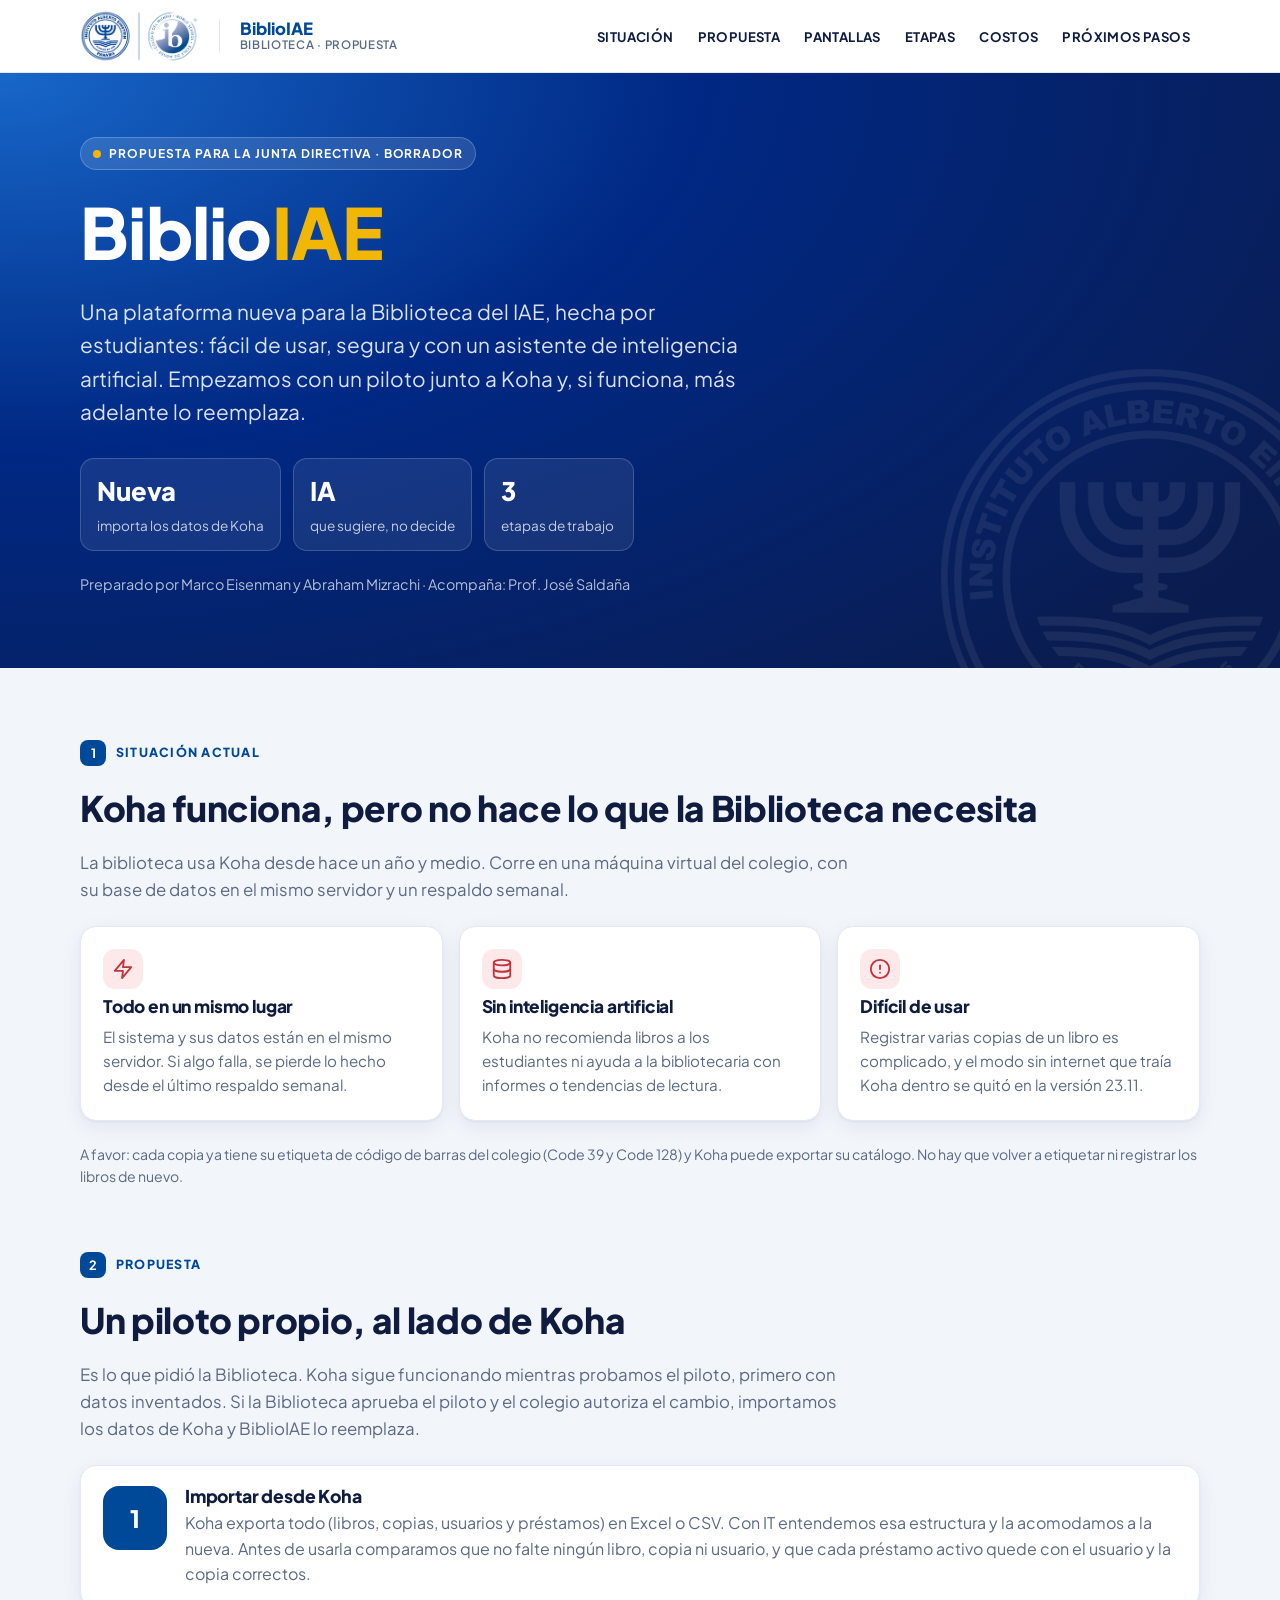
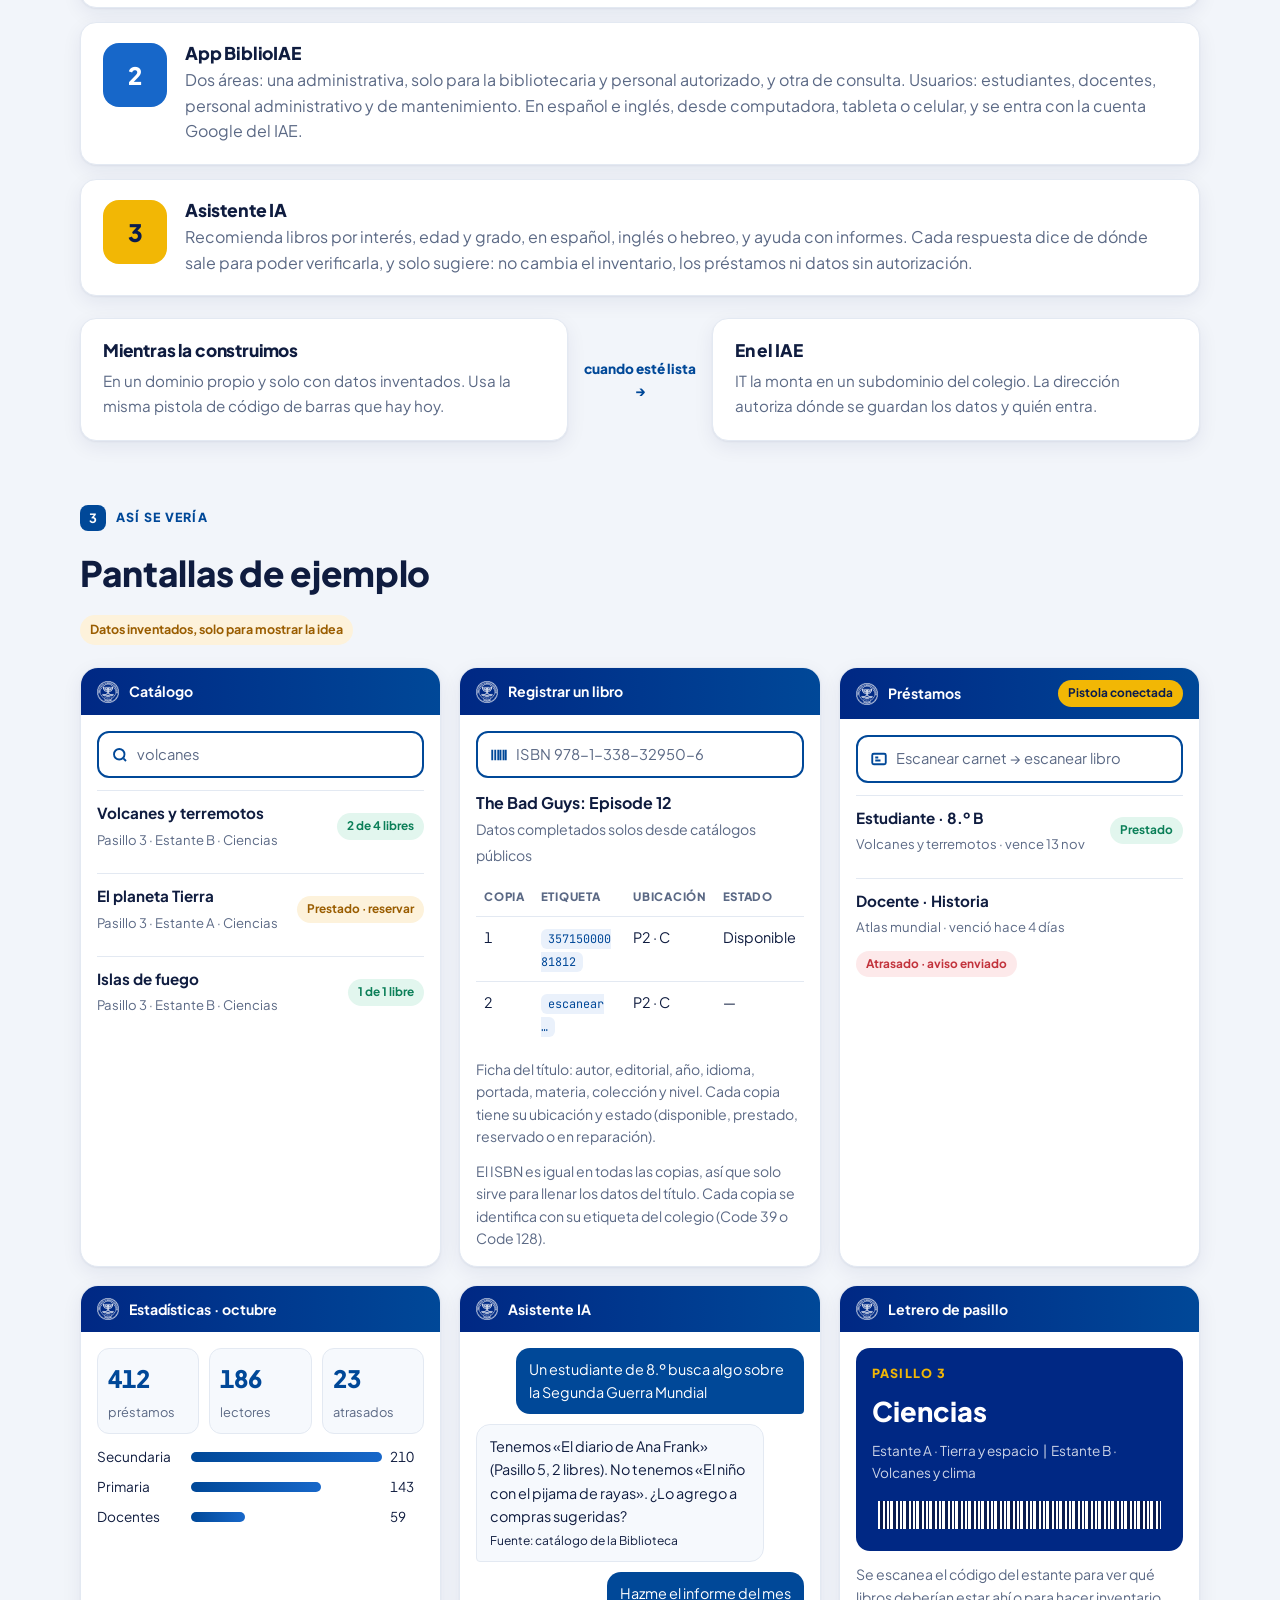
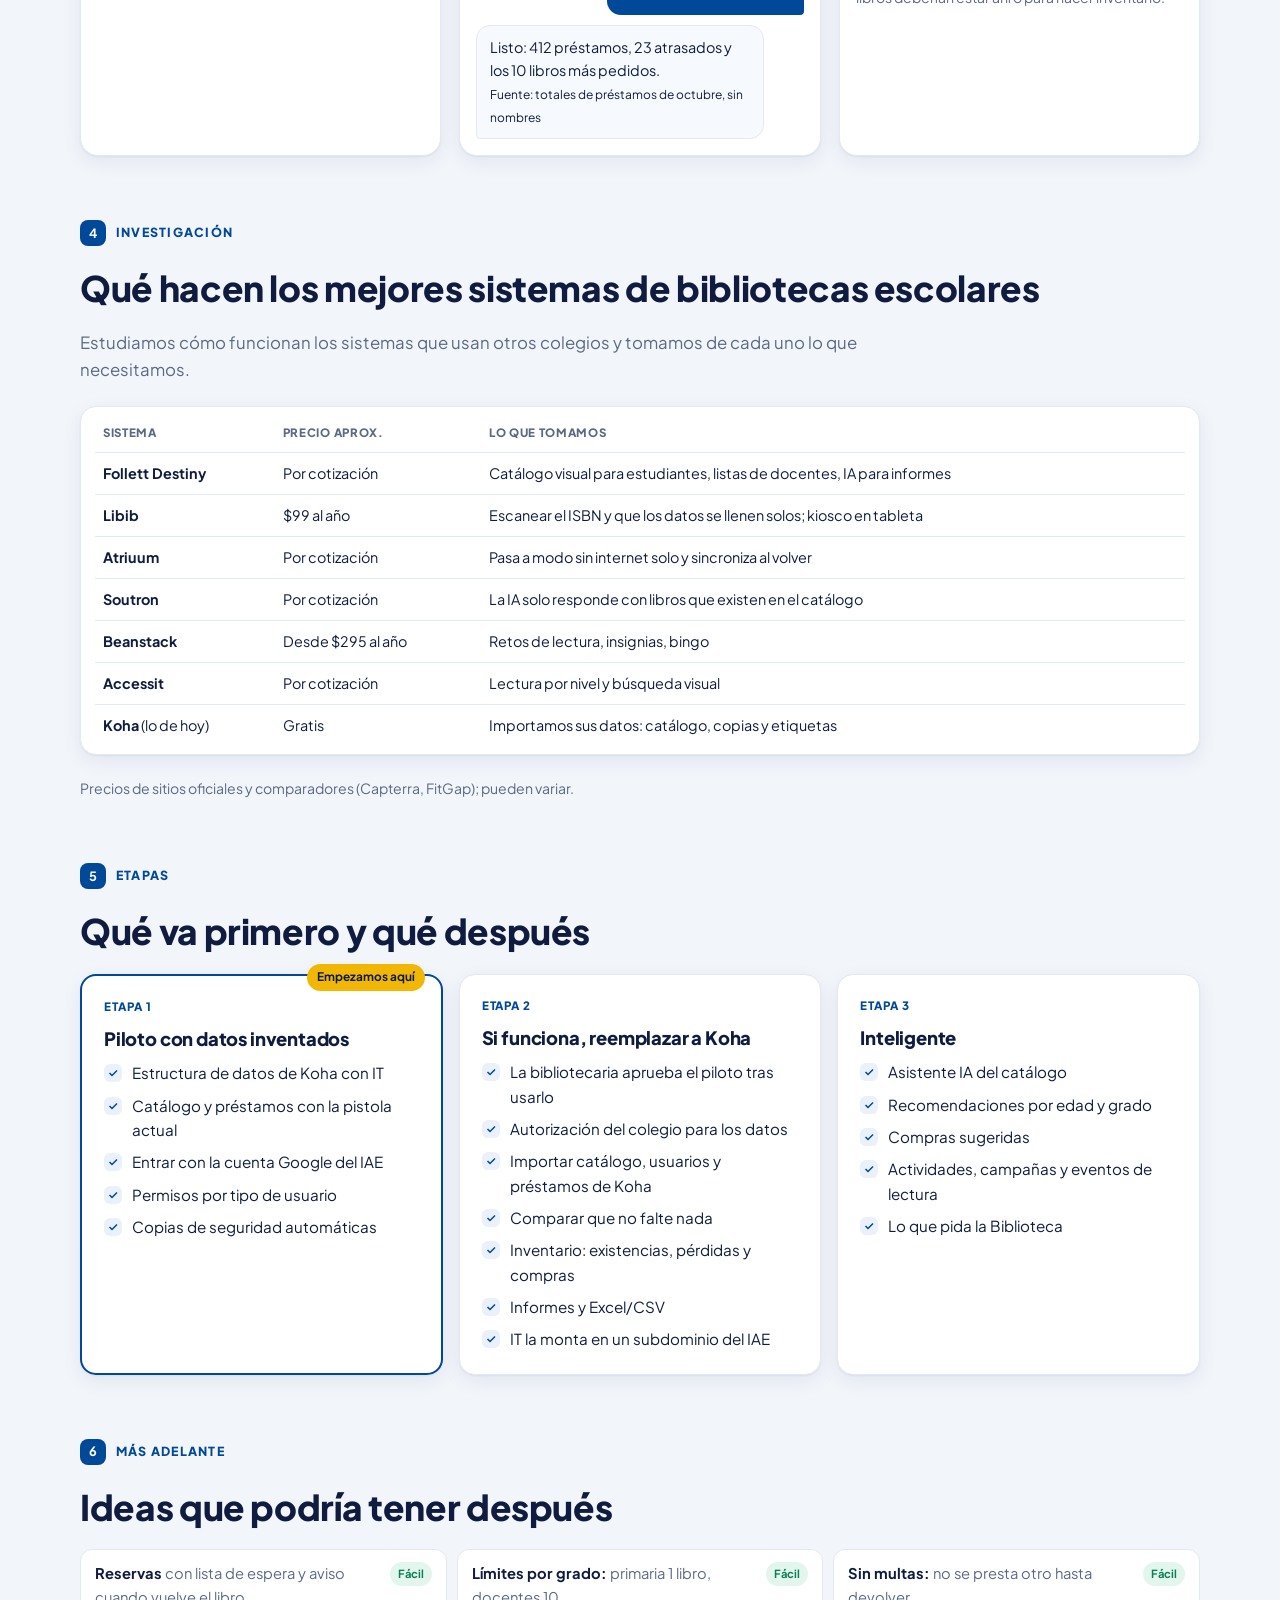
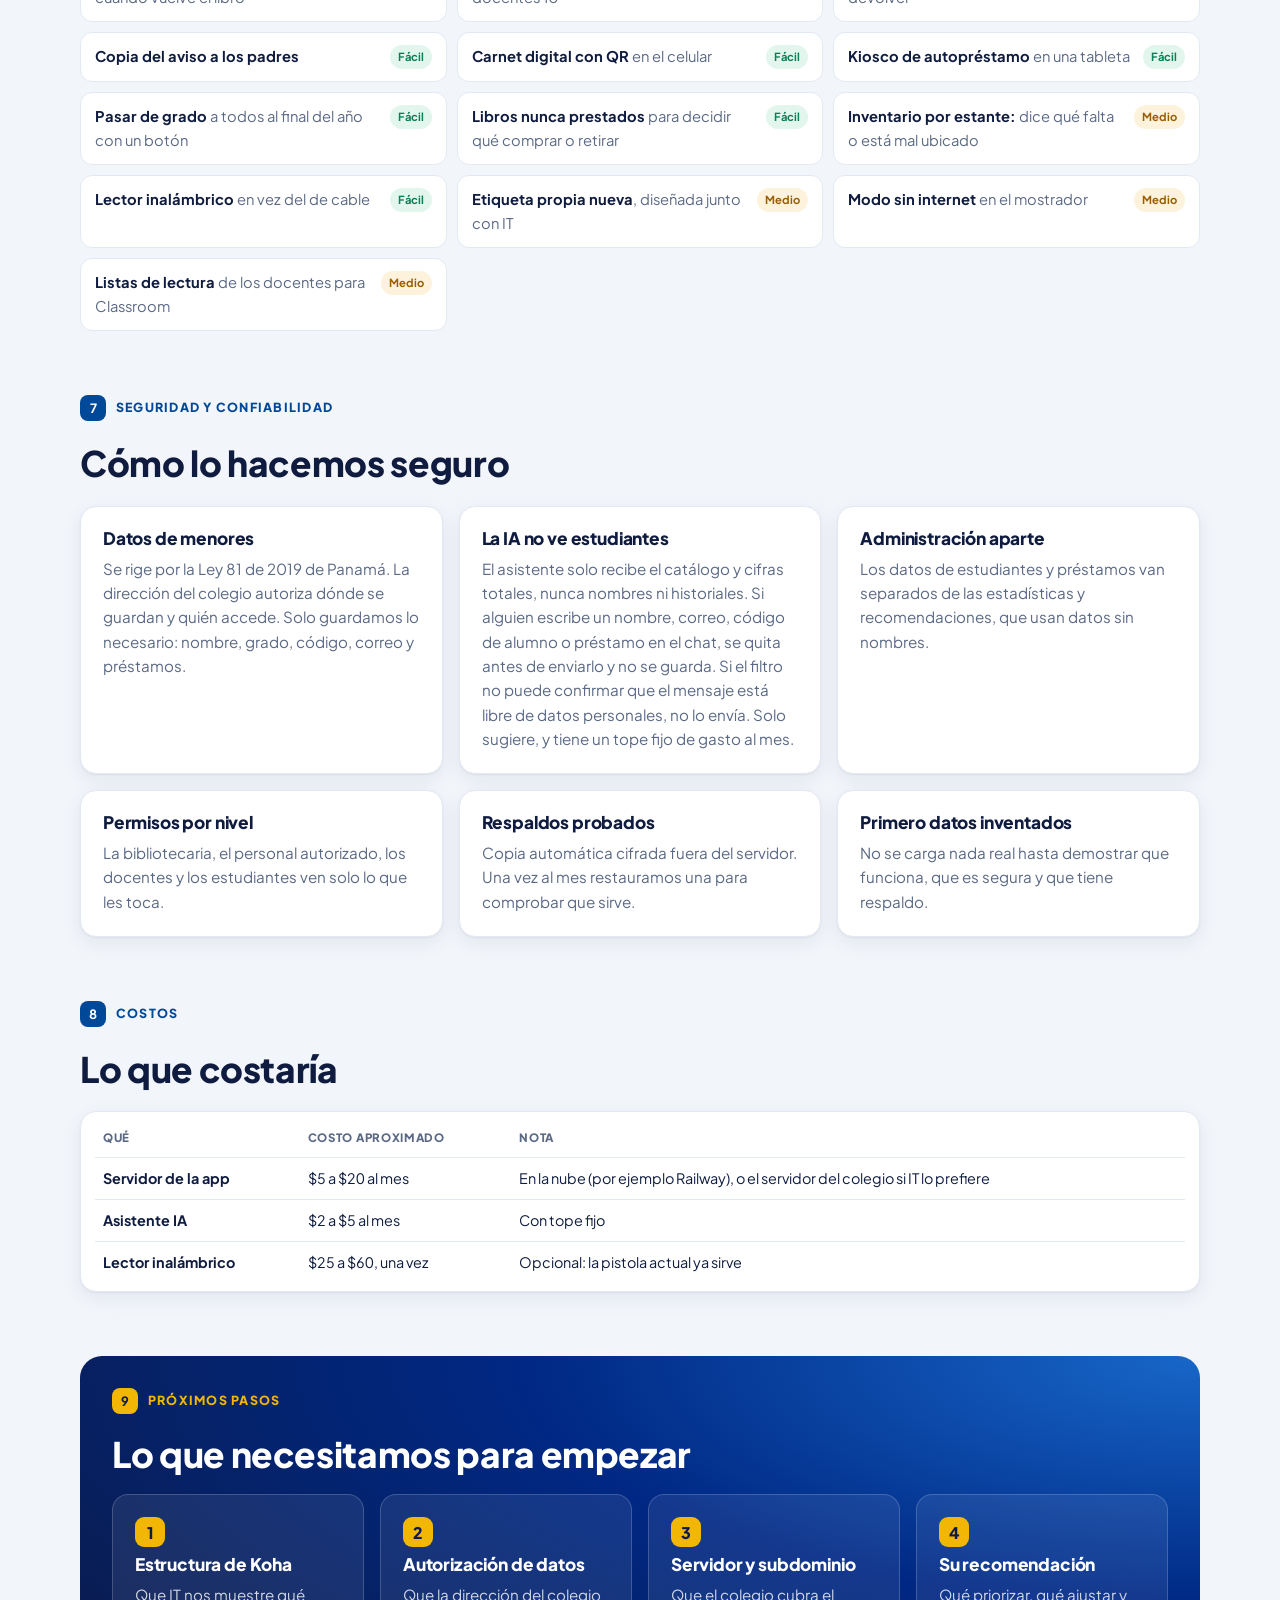
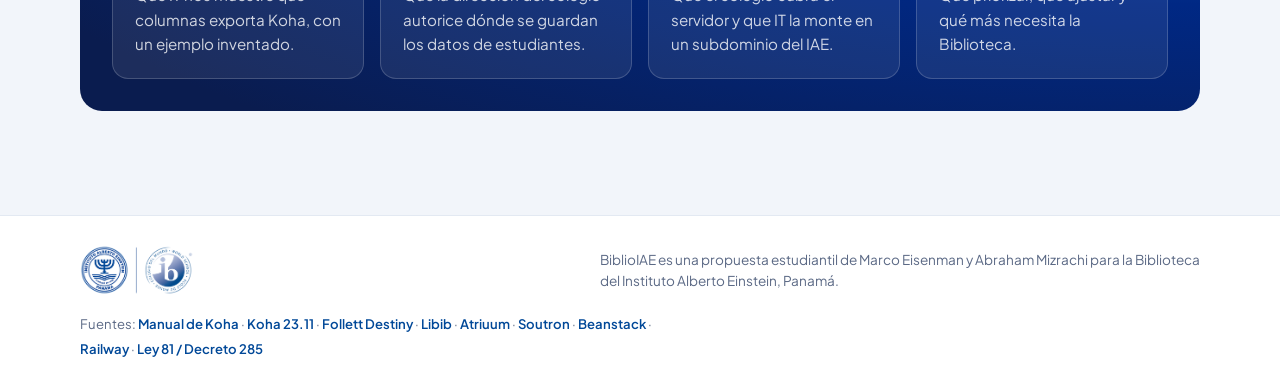
<file: boceto/index.html>
<!doctype html>
<html lang="es">
<head>
<meta charset="utf-8">
<meta name="viewport" content="width=device-width, initial-scale=1, viewport-fit=cover">
<title>BiblioIAE · Instituto Alberto Einstein</title>
<meta name="description" content="Propuesta para la Junta Directiva: nuevo sistema de la Biblioteca del Instituto Alberto Einstein.">
<link rel="icon" href="img/favicon.png">
<link rel="preconnect" href="https://fonts.googleapis.com">
<link rel="preconnect" href="https://fonts.gstatic.com" crossorigin>
<link rel="stylesheet" href="https://fonts.googleapis.com/css2?family=Plus+Jakarta+Sans:wght@400;500;600;700;800&family=JetBrains+Mono:wght@500&display=swap">
<link rel="stylesheet" href="estilo.css">
</head>
<body>

<header class="top gut">
  <div class="in-w">
    <img class="logo" src="img/logo-iae-ib.png" alt="Instituto Alberto Einstein · IB World School" width="525" height="239">
    <span class="sep"></span>
    <div class="name">BiblioIAE<small>Biblioteca · Propuesta</small></div>
    <nav aria-label="Secciones">
      <a href="#situacion">Situación</a>
      <a href="#propuesta">Propuesta</a>
      <a href="#pantallas">Pantallas</a>
      <a href="#etapas">Etapas</a>
      <a href="#costos">Costos</a>
      <a href="#pasos">Próximos pasos</a>
    </nav>
  </div>
</header>

<section class="hero gut">
  <div class="in-w">
    <span class="chip"><i></i>Propuesta para la Junta Directiva · Borrador</span>
    <h1>Biblio<span>IAE</span></h1>
    <p class="lead">Una plataforma nueva para la Biblioteca del IAE, hecha por estudiantes: fácil de usar, segura y con un asistente de inteligencia artificial. Empezamos con un piloto junto a Koha y, si funciona, más adelante lo reemplaza.</p>
    <div class="facts">
      <div class="fact"><b>Nueva</b><span>importa los datos de Koha</span></div>
      <div class="fact"><b>IA</b><span>que sugiere, no decide</span></div>
      <div class="fact"><b>3</b><span>etapas de trabajo</span></div>
    </div>
    <p class="byline">Preparado por Marco Eisenman y Abraham Mizrachi · Acompaña: Prof. José Saldaña</p>
  </div>
</section>

<main>

<section class="sec gut" id="situacion">
  <div class="in-w">
    <span class="kicker"><b>1</b>Situación actual</span>
    <h2>Koha funciona, pero no hace lo que la Biblioteca necesita</h2>
    <p class="sub">La biblioteca usa Koha desde hace un año y medio. Corre en una máquina virtual del colegio, con su base de datos en el mismo servidor y un respaldo semanal.</p>
    <div class="grid">
      <div class="card alert">
        <div class="ic"><svg viewBox="0 0 24 24" fill="none" stroke="currentColor" stroke-width="2" stroke-linecap="round" stroke-linejoin="round"><path d="M13 2 3 14h9l-1 8 10-12h-9l1-8z"/></svg></div>
        <h3>Todo en un mismo lugar</h3>
        <p>El sistema y sus datos están en el mismo servidor. Si algo falla, se pierde lo hecho desde el último respaldo semanal.</p>
      </div>
      <div class="card alert">
        <div class="ic"><svg viewBox="0 0 24 24" fill="none" stroke="currentColor" stroke-width="2" stroke-linecap="round" stroke-linejoin="round"><ellipse cx="12" cy="5" rx="9" ry="3"/><path d="M3 5v14c0 1.7 4 3 9 3s9-1.3 9-3V5"/><path d="M3 12c0 1.7 4 3 9 3s9-1.3 9-3"/></svg></div>
        <h3>Sin inteligencia artificial</h3>
        <p>Koha no recomienda libros a los estudiantes ni ayuda a la bibliotecaria con informes o tendencias de lectura.</p>
      </div>
      <div class="card alert">
        <div class="ic"><svg viewBox="0 0 24 24" fill="none" stroke="currentColor" stroke-width="2" stroke-linecap="round" stroke-linejoin="round"><circle cx="12" cy="12" r="10"/><path d="M12 8v4M12 16h.01"/></svg></div>
        <h3>Difícil de usar</h3>
        <p>Registrar varias copias de un libro es complicado, y el modo sin internet que traía Koha dentro se quitó en la versión 23.11.</p>
      </div>
    </div>
    <p class="note">A favor: cada copia ya tiene su etiqueta de código de barras del colegio (Code 39 y Code 128) y Koha puede exportar su catálogo. No hay que volver a etiquetar ni registrar los libros de nuevo.</p>
  </div>
</section>

<section class="sec gut" id="propuesta">
  <div class="in-w">
    <span class="kicker"><b>2</b>Propuesta</span>
    <h2>Un piloto propio, al lado de Koha</h2>
    <p class="sub">Es lo que pidió la Biblioteca. Koha sigue funcionando mientras probamos el piloto, primero con datos inventados. Si la Biblioteca aprueba el piloto y el colegio autoriza el cambio, importamos los datos de Koha y BiblioIAE lo reemplaza.</p>
    <div class="layers">
      <div class="layer"><div class="n">1</div><div><h3>Importar desde Koha</h3><p>Koha exporta todo (libros, copias, usuarios y préstamos) en Excel o CSV. Con IT entendemos esa estructura y la acomodamos a la nueva. Antes de usarla comparamos que no falte ningún libro, copia ni usuario, y que cada préstamo activo quede con el usuario y la copia correctos.</p></div></div>
      <div class="layer"><div class="n">2</div><div><h3>App BiblioIAE</h3><p>Dos áreas: una administrativa, solo para la bibliotecaria y personal autorizado, y otra de consulta. Usuarios: estudiantes, docentes, personal administrativo y de mantenimiento. En español e inglés, desde computadora, tableta o celular, y se entra con la cuenta Google del IAE.</p></div></div>
      <div class="layer"><div class="n">3</div><div><h3>Asistente IA</h3><p>Recomienda libros por interés, edad y grado, en español, inglés o hebreo, y ayuda con informes. Cada respuesta dice de dónde sale para poder verificarla, y solo sugiere: no cambia el inventario, los préstamos ni datos sin autorización.</p></div></div>
    </div>
    <div class="sync">
      <div class="card"><h3>Mientras la construimos</h3><p>En un dominio propio y solo con datos inventados. Usa la misma pistola de código de barras que hay hoy.</p></div>
      <div class="arrow">cuando esté lista<br>→</div>
      <div class="card"><h3>En el IAE</h3><p>IT la monta en un subdominio del colegio. La dirección autoriza dónde se guardan los datos y quién entra.</p></div>
    </div>
  </div>
</section>

<section class="sec gut" id="pantallas">
  <div class="in-w">
    <span class="kicker"><b>3</b>Así se vería</span>
    <h2>Pantallas de ejemplo</h2>
    <span class="ex">Datos inventados, solo para mostrar la idea</span>
    <div class="screens">

      <div class="app">
        <div class="app-bar"><img src="img/icono-blanco.png" alt="">Catálogo</div>
        <div class="app-in">
          <div class="search"><svg viewBox="0 0 24 24" fill="none" stroke="currentColor" stroke-width="2.5"><circle cx="11" cy="11" r="7"/><path d="m20 20-3.5-3.5"/></svg>volcanes</div>
          <div class="row"><div><b>Volcanes y terremotos</b><small>Pasillo 3 · Estante B · Ciencias</small></div><span class="pill">2 de 4 libres</span></div>
          <div class="row"><div><b>El planeta Tierra</b><small>Pasillo 3 · Estante A · Ciencias</small></div><span class="pill w">Prestado · reservar</span></div>
          <div class="row"><div><b>Islas de fuego</b><small>Pasillo 3 · Estante B · Ciencias</small></div><span class="pill">1 de 1 libre</span></div>
        </div>
      </div>

      <div class="app">
        <div class="app-bar"><img src="img/icono-blanco.png" alt="">Registrar un libro</div>
        <div class="app-in">
          <div class="search"><svg viewBox="0 0 24 24" fill="none" stroke="currentColor" stroke-width="2.5"><path d="M3 5v14M7 5v14M11 5v14M14 5v14M18 5v14M21 5v14"/></svg>ISBN 978-1-338-32950-6</div>
          <div><b>The Bad Guys: Episode 12</b><br><small class="note">Datos completados solos desde catálogos públicos</small></div>
          <div class="tw"><table>
            <tr><th>Copia</th><th>Etiqueta</th><th>Ubicación</th><th>Estado</th></tr>
            <tr><td>1</td><td><span class="code">35715000081812</span></td><td>P2 · C</td><td>Disponible</td></tr>
            <tr><td>2</td><td><span class="code">escanear…</span></td><td>P2 · C</td><td>—</td></tr>
          </table></div>
          <small class="note">Ficha del título: autor, editorial, año, idioma, portada, materia, colección y nivel. Cada copia tiene su ubicación y estado (disponible, prestado, reservado o en reparación).</small>
          <small class="note">El ISBN es igual en todas las copias, así que solo sirve para llenar los datos del título. Cada copia se identifica con su etiqueta del colegio (Code 39 o Code 128).</small>
        </div>
      </div>

      <div class="app">
        <div class="app-bar"><img src="img/icono-blanco.png" alt="">Préstamos<span class="st pill g">Pistola conectada</span></div>
        <div class="app-in">
          <div class="search"><svg viewBox="0 0 24 24" fill="none" stroke="currentColor" stroke-width="2.5"><rect x="3" y="5" width="18" height="14" rx="2"/><path d="M7 10h4M7 14h7"/></svg>Escanear carnet → escanear libro</div>
          <div class="row"><div><b>Estudiante · 8.º B</b><small>Volcanes y terremotos · vence 13 nov</small></div><span class="pill">Prestado</span></div>
          <div class="row"><div><b>Docente · Historia</b><small>Atlas mundial · venció hace 4 días</small></div><span class="pill b">Atrasado · aviso enviado</span></div>
        </div>
      </div>

      <div class="app">
        <div class="app-bar"><img src="img/icono-blanco.png" alt="">Estadísticas · octubre</div>
        <div class="app-in">
          <div class="stats">
            <div class="stat"><b>412</b><small>préstamos</small></div>
            <div class="stat"><b>186</b><small>lectores</small></div>
            <div class="stat"><b>23</b><small>atrasados</small></div>
          </div>
          <div class="bars">
            <div>Secundaria<span style="width:100%"></span>210</div>
            <div>Primaria<span style="width:68%"></span>143</div>
            <div>Docentes<span style="width:28%"></span>59</div>
          </div>
        </div>
      </div>

      <div class="app">
        <div class="app-bar"><img src="img/icono-blanco.png" alt="">Asistente IA</div>
        <div class="app-in chat">
          <div class="msg u">Un estudiante de 8.º busca algo sobre la Segunda Guerra Mundial</div>
          <div class="msg a">Tenemos «El diario de Ana Frank» (Pasillo 5, 2 libres). No tenemos «El niño con el pijama de rayas». ¿Lo agrego a compras sugeridas?<br><small>Fuente: catálogo de la Biblioteca</small></div>
          <div class="msg u">Hazme el informe del mes</div>
          <div class="msg a">Listo: 412 préstamos, 23 atrasados y los 10 libros más pedidos.<br><small>Fuente: totales de préstamos de octubre, sin nombres</small></div>
        </div>
      </div>

      <div class="app">
        <div class="app-bar"><img src="img/icono-blanco.png" alt="">Letrero de pasillo</div>
        <div class="app-in">
          <div class="sign">
            <span class="p">Pasillo 3</span>
            <span class="big">Ciencias</span>
            <span class="d">Estante A · Tierra y espacio &nbsp;|&nbsp; Estante B · Volcanes y clima</span>
            <div class="barcode"></div>
          </div>
          <small class="note">Se escanea el código del estante para ver qué libros deberían estar ahí o para hacer inventario.</small>
        </div>
      </div>

    </div>
  </div>
</section>

<section class="sec gut" id="referentes">
  <div class="in-w">
    <span class="kicker"><b>4</b>Investigación</span>
    <h2>Qué hacen los mejores sistemas de bibliotecas escolares</h2>
    <p class="sub">Estudiamos cómo funcionan los sistemas que usan otros colegios y tomamos de cada uno lo que necesitamos.</p>
    <div class="table-card tw"><table>
      <tr><th>Sistema</th><th>Precio aprox.</th><th>Lo que tomamos</th></tr>
      <tr><td><b>Follett Destiny</b></td><td>Por cotización</td><td>Catálogo visual para estudiantes, listas de docentes, IA para informes</td></tr>
      <tr><td><b>Libib</b></td><td>$99 al año</td><td>Escanear el ISBN y que los datos se llenen solos; kiosco en tableta</td></tr>
      <tr><td><b>Atriuum</b></td><td>Por cotización</td><td>Pasa a modo sin internet solo y sincroniza al volver</td></tr>
      <tr><td><b>Soutron</b></td><td>Por cotización</td><td>La IA solo responde con libros que existen en el catálogo</td></tr>
      <tr><td><b>Beanstack</b></td><td>Desde $295 al año</td><td>Retos de lectura, insignias, bingo</td></tr>
      <tr><td><b>Accessit</b></td><td>Por cotización</td><td>Lectura por nivel y búsqueda visual</td></tr>
      <tr><td><b>Koha</b> (lo de hoy)</td><td>Gratis</td><td>Importamos sus datos: catálogo, copias y etiquetas</td></tr>
    </table></div>
    <p class="note">Precios de sitios oficiales y comparadores (Capterra, FitGap); pueden variar.</p>
  </div>
</section>

<section class="sec gut" id="etapas">
  <div class="in-w">
    <span class="kicker"><b>5</b>Etapas</span>
    <h2>Qué va primero y qué después</h2>
    <div class="phases">
      <div class="phase now"><span class="pill g now-b">Empezamos aquí</span><span class="tag">Etapa 1</span><h3>Piloto con datos inventados</h3><ul><li>Estructura de datos de Koha con IT</li><li>Catálogo y préstamos con la pistola actual</li><li>Entrar con la cuenta Google del IAE</li><li>Permisos por tipo de usuario</li><li>Copias de seguridad automáticas</li></ul></div>
      <div class="phase"><span class="tag">Etapa 2</span><h3>Si funciona, reemplazar a Koha</h3><ul><li>La bibliotecaria aprueba el piloto tras usarlo</li><li>Autorización del colegio para los datos</li><li>Importar catálogo, usuarios y préstamos de Koha</li><li>Comparar que no falte nada</li><li>Inventario: existencias, pérdidas y compras</li><li>Informes y Excel/CSV</li><li>IT la monta en un subdominio del IAE</li></ul></div>
      <div class="phase"><span class="tag">Etapa 3</span><h3>Inteligente</h3><ul><li>Asistente IA del catálogo</li><li>Recomendaciones por edad y grado</li><li>Compras sugeridas</li><li>Actividades, campañas y eventos de lectura</li><li>Lo que pida la Biblioteca</li></ul></div>
    </div>
  </div>
</section>

<section class="sec gut" id="ideas">
  <div class="in-w">
    <span class="kicker"><b>6</b>Más adelante</span>
    <h2>Ideas que podría tener después</h2>
    <div class="ideas">
      <div class="idea"><p><b>Reservas</b> con lista de espera y aviso cuando vuelve el libro</p><span class="lvl">Fácil</span></div>
      <div class="idea"><p><b>Límites por grado:</b> primaria 1 libro, docentes 10</p><span class="lvl">Fácil</span></div>
      <div class="idea"><p><b>Sin multas:</b> no se presta otro hasta devolver</p><span class="lvl">Fácil</span></div>
      <div class="idea"><p><b>Copia del aviso a los padres</b></p><span class="lvl">Fácil</span></div>
      <div class="idea"><p><b>Carnet digital con QR</b> en el celular</p><span class="lvl">Fácil</span></div>
      <div class="idea"><p><b>Kiosco de autopréstamo</b> en una tableta</p><span class="lvl">Fácil</span></div>
      <div class="idea"><p><b>Pasar de grado</b> a todos al final del año con un botón</p><span class="lvl">Fácil</span></div>
      <div class="idea"><p><b>Libros nunca prestados</b> para decidir qué comprar o retirar</p><span class="lvl">Fácil</span></div>
      <div class="idea"><p><b>Inventario por estante:</b> dice qué falta o está mal ubicado</p><span class="lvl m">Medio</span></div>
      <div class="idea"><p><b>Lector inalámbrico</b> en vez del de cable</p><span class="lvl">Fácil</span></div>
      <div class="idea"><p><b>Etiqueta propia nueva</b>, diseñada junto con IT</p><span class="lvl m">Medio</span></div>
      <div class="idea"><p><b>Modo sin internet</b> en el mostrador</p><span class="lvl m">Medio</span></div>
      <div class="idea"><p><b>Listas de lectura</b> de los docentes para Classroom</p><span class="lvl m">Medio</span></div>
    </div>
  </div>
</section>

<section class="sec gut" id="seguridad">
  <div class="in-w">
    <span class="kicker"><b>7</b>Seguridad y confiabilidad</span>
    <h2>Cómo lo hacemos seguro</h2>
    <div class="grid g3">
      <div class="card"><h3>Datos de menores</h3><p>Se rige por la Ley 81 de 2019 de Panamá. La dirección del colegio autoriza dónde se guardan y quién accede. Solo guardamos lo necesario: nombre, grado, código, correo y préstamos.</p></div>
      <div class="card"><h3>La IA no ve estudiantes</h3><p>El asistente solo recibe el catálogo y cifras totales, nunca nombres ni historiales. Si alguien escribe un nombre, correo, código de alumno o préstamo en el chat, se quita antes de enviarlo y no se guarda. Si el filtro no puede confirmar que el mensaje está libre de datos personales, no lo envía. Solo sugiere, y tiene un tope fijo de gasto al mes.</p></div>
      <div class="card"><h3>Administración aparte</h3><p>Los datos de estudiantes y préstamos van separados de las estadísticas y recomendaciones, que usan datos sin nombres.</p></div>
      <div class="card"><h3>Permisos por nivel</h3><p>La bibliotecaria, el personal autorizado, los docentes y los estudiantes ven solo lo que les toca.</p></div>
      <div class="card"><h3>Respaldos probados</h3><p>Copia automática cifrada fuera del servidor. Una vez al mes restauramos una para comprobar que sirve.</p></div>
      <div class="card"><h3>Primero datos inventados</h3><p>No se carga nada real hasta demostrar que funciona, que es segura y que tiene respaldo.</p></div>
    </div>
  </div>
</section>

<section class="sec gut" id="costos">
  <div class="in-w">
    <span class="kicker"><b>8</b>Costos</span>
    <h2>Lo que costaría</h2>
    <div class="table-card tw"><table>
      <tr><th>Qué</th><th>Costo aproximado</th><th>Nota</th></tr>
      <tr><td><b>Servidor de la app</b></td><td>$5 a $20 al mes</td><td>En la nube (por ejemplo Railway), o el servidor del colegio si IT lo prefiere</td></tr>
      <tr><td><b>Asistente IA</b></td><td>$2 a $5 al mes</td><td>Con tope fijo</td></tr>
      <tr><td><b>Lector inalámbrico</b></td><td>$25 a $60, una vez</td><td>Opcional: la pistola actual ya sirve</td></tr>
    </table></div>
  </div>
</section>

<section class="sec gut" id="pasos">
  <div class="in-w">
    <div class="cta">
      <span class="kicker" style="color:var(--gold)"><b style="background:var(--gold);color:var(--navy-deep)">9</b>Próximos pasos</span>
      <h2>Lo que necesitamos para empezar</h2>
      <div class="grid g4">
        <div class="card"><span class="num">1</span><h3>Estructura de Koha</h3><p>Que IT nos muestre qué columnas exporta Koha, con un ejemplo inventado.</p></div>
        <div class="card"><span class="num">2</span><h3>Autorización de datos</h3><p>Que la dirección del colegio autorice dónde se guardan los datos de estudiantes.</p></div>
        <div class="card"><span class="num">3</span><h3>Servidor y subdominio</h3><p>Que el colegio cubra el servidor y que IT la monte en un subdominio del IAE.</p></div>
        <div class="card"><span class="num">4</span><h3>Su recomendación</h3><p>Qué priorizar, qué ajustar y qué más necesita la Biblioteca.</p></div>
      </div>
    </div>
  </div>
</section>

</main>

<footer class="gut">
  <div class="in-w">
    <img class="logo" src="img/logo-iae-ib.png" alt="Instituto Alberto Einstein · IB World School" width="525" height="239" loading="lazy">
    <p>BiblioIAE es una propuesta estudiantil de Marco Eisenman y Abraham Mizrachi para la Biblioteca del Instituto Alberto Einstein, Panamá.</p>
  </div>
  <div class="in-w" style="margin-top:16px">
    <p class="src">Fuentes:
      <a href="https://koha-community.org/manual/latest/en/html/">Manual de Koha</a> ·
      <a href="https://koha-community.org/koha-23-11-released/">Koha 23.11</a> ·
      <a href="https://follettsoftware.com/ai-for-k-12-library-resource-operations/">Follett Destiny</a> ·
      <a href="https://www.libib.com/pricing">Libib</a> ·
      <a href="https://booksys.com/products/atriuum">Atriuum</a> ·
      <a href="https://www.soutron.com/blog/general/artificial-intelligence-ai-added-to-soutron-discovery-v9-0/">Soutron</a> ·
      <a href="https://beanstack.com/plans">Beanstack</a> ·
      <a href="https://railway.com/pricing">Railway</a> ·
      <a href="https://vlex.com.pa/vid/decreto-ejecutivo-285-2021-1049776104">Ley 81 / Decreto 285</a>
    </p>
  </div>
</footer>

<script>
// Espacio / flecha abajo / AvPág: siguiente sección. Shift+Espacio / flecha arriba / RePág: anterior.
(function(){
  var secs=[].slice.call(document.querySelectorAll('main > section, body > section'));
  if(!secs.length) secs=[].slice.call(document.querySelectorAll('section'));
  var goal=null,last=0;
  function top(){var h=document.querySelector('.top');return h?h.offsetHeight:0}
  document.addEventListener('keydown',function(e){
    var t=e.target.tagName;
    if(/INPUT|TEXTAREA|SELECT|BUTTON/.test(t)||e.target.isContentEditable||e.metaKey||e.ctrlKey||e.altKey) return;
    var next=(e.key===' '&&!e.shiftKey)||e.key==='ArrowDown'||e.key==='PageDown';
    var prev=(e.key===' '&&e.shiftKey)||e.key==='ArrowUp'||e.key==='PageUp';
    if(!next&&!prev) return;
    var off=top(), y=(Date.now()-last<900&&goal!==null?goal:window.scrollY)+off, target=null;
    if(next){for(var i=0;i<secs.length;i++){if(secs[i].offsetTop>y+5){target=secs[i];break}}}
    else{for(var j=secs.length-1;j>=0;j--){if(secs[j].offsetTop<y-5){target=secs[j];break}}}
    e.preventDefault();
    var cur=y-off, step=(window.innerHeight-off)*0.9;
    goal=target?Math.max(0,target.offsetTop-off):(next?document.body.scrollHeight-window.innerHeight:0);
    // Sección más alta que la pantalla: baja (o sube) de a una pantalla para no saltarse nada.
    if(Math.abs(goal-cur)>step) goal=cur+(next?step:-step);
    last=Date.now();
    window.scrollTo({top:goal});
  });
})();
</script>
</body>
</html>
</file>
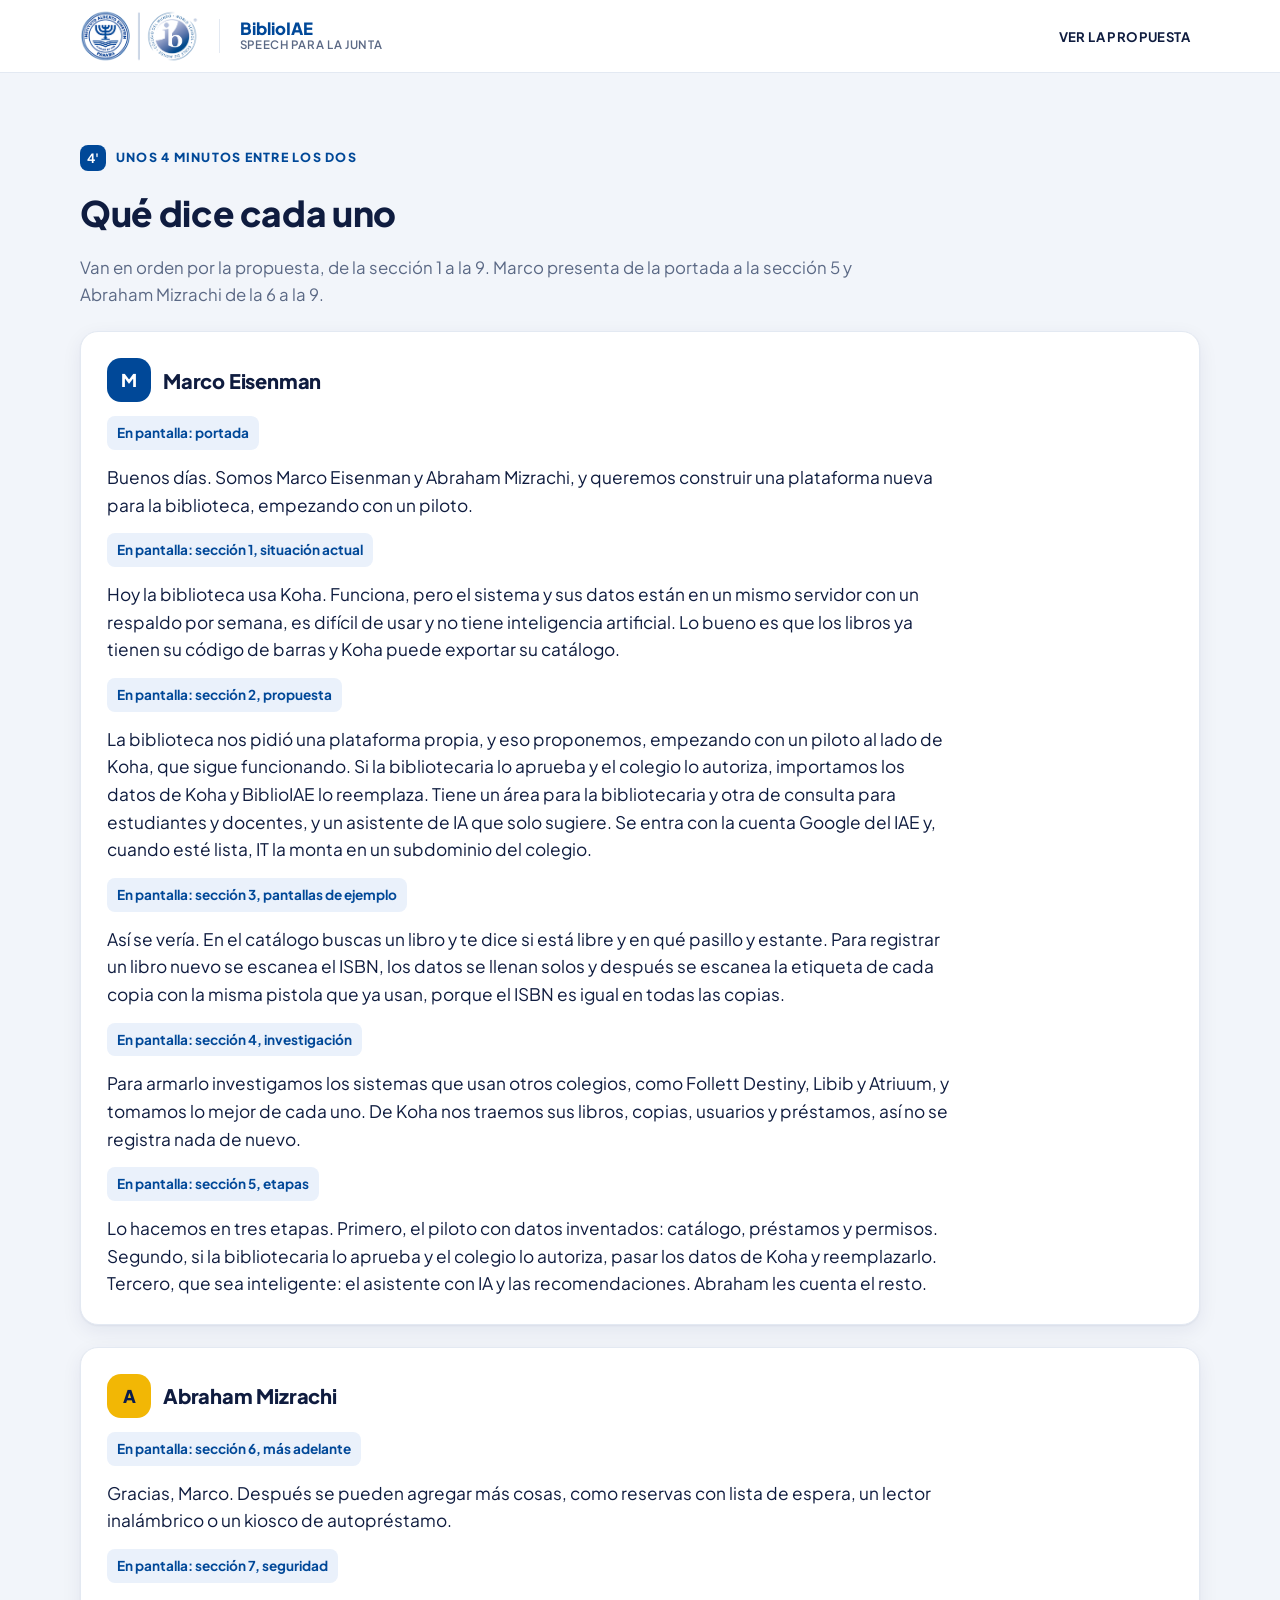
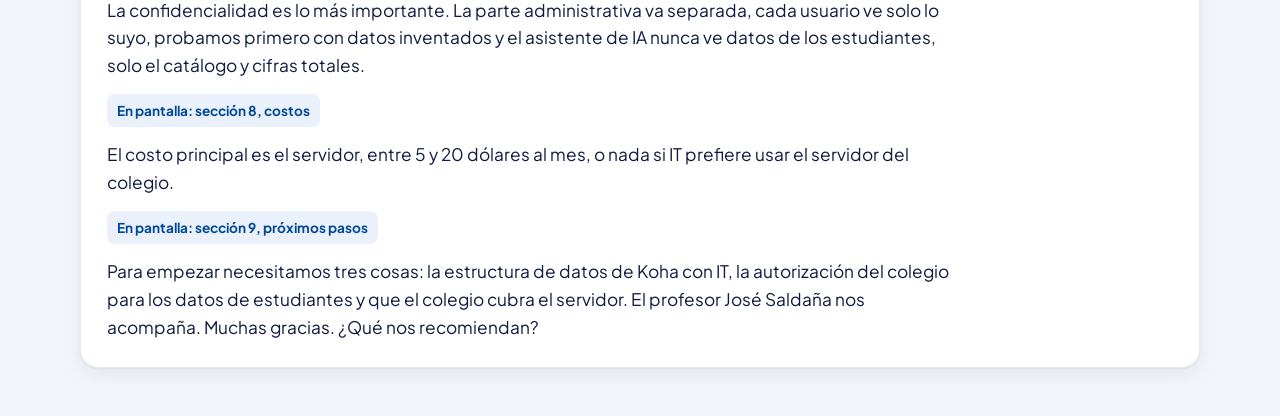
<file: boceto/speech.html>
<!doctype html>
<html lang="es">
<head>
<meta charset="utf-8">
<meta name="viewport" content="width=device-width, initial-scale=1, viewport-fit=cover">
<title>Speech · BiblioIAE</title>
<meta name="robots" content="noindex">
<link rel="icon" href="img/favicon.png">
<link rel="stylesheet" href="https://fonts.googleapis.com/css2?family=Plus+Jakarta+Sans:wght@400;500;600;700;800&family=JetBrains+Mono:wght@500&display=swap">
<link rel="stylesheet" href="estilo.css">
</head>
<body>

<header class="top gut">
  <div class="in-w">
    <img class="logo" src="img/logo-iae-ib.png" alt="Instituto Alberto Einstein · IB World School" width="525" height="239">
    <span class="sep"></span>
    <div class="name">BiblioIAE<small>Speech para la junta</small></div>
    <nav aria-label="Volver"><a href="./">Ver la propuesta</a></nav>
  </div>
</header>

<main>
<section class="sec gut">
  <div class="in-w">
    <span class="kicker"><b>4'</b>Unos 4 minutos entre los dos</span>
    <h2>Qué dice cada uno</h2>
    <p class="sub">Van en orden por la propuesta, de la sección 1 a la 9. Marco presenta de la portada a la sección 5 y Abraham Mizrachi de la 6 a la 9.</p>

    <div class="speech">
      <div class="who"><span class="av">M</span><h3>Marco Eisenman</h3></div>
      <span class="cue">En pantalla: portada</span>
      <p>Buenos días. Somos Marco Eisenman y Abraham Mizrachi, y queremos construir una plataforma nueva para la biblioteca, empezando con un piloto.</p>
      <span class="cue">En pantalla: sección 1, situación actual</span>
      <p>Hoy la biblioteca usa Koha. Funciona, pero el sistema y sus datos están en un mismo servidor con un respaldo por semana, es difícil de usar y no tiene inteligencia artificial. Lo bueno es que los libros ya tienen su código de barras y Koha puede exportar su catálogo.</p>
      <span class="cue">En pantalla: sección 2, propuesta</span>
      <p>La biblioteca nos pidió una plataforma propia, y eso proponemos, empezando con un piloto al lado de Koha, que sigue funcionando. Si la bibliotecaria lo aprueba y el colegio lo autoriza, importamos los datos de Koha y BiblioIAE lo reemplaza. Tiene un área para la bibliotecaria y otra de consulta para estudiantes y docentes, y un asistente de IA que solo sugiere. Se entra con la cuenta Google del IAE y, cuando esté lista, IT la monta en un subdominio del colegio.</p>
      <span class="cue">En pantalla: sección 3, pantallas de ejemplo</span>
      <p>Así se vería. En el catálogo buscas un libro y te dice si está libre y en qué pasillo y estante. Para registrar un libro nuevo se escanea el ISBN, los datos se llenan solos y después se escanea la etiqueta de cada copia con la misma pistola que ya usan, porque el ISBN es igual en todas las copias.</p>
      <span class="cue">En pantalla: sección 4, investigación</span>
      <p>Para armarlo investigamos los sistemas que usan otros colegios, como Follett Destiny, Libib y Atriuum, y tomamos lo mejor de cada uno. De Koha nos traemos sus libros, copias, usuarios y préstamos, así no se registra nada de nuevo.</p>
      <span class="cue">En pantalla: sección 5, etapas</span>
      <p>Lo hacemos en tres etapas. Primero, el piloto con datos inventados: catálogo, préstamos y permisos. Segundo, si la bibliotecaria lo aprueba y el colegio lo autoriza, pasar los datos de Koha y reemplazarlo. Tercero, que sea inteligente: el asistente con IA y las recomendaciones. Abraham les cuenta el resto.</p>
    </div>

    <div class="speech">
      <div class="who"><span class="av">A</span><h3>Abraham Mizrachi</h3></div>
      <span class="cue">En pantalla: sección 6, más adelante</span>
      <p>Gracias, Marco. Después se pueden agregar más cosas, como reservas con lista de espera, un lector inalámbrico o un kiosco de autopréstamo.</p>
      <span class="cue">En pantalla: sección 7, seguridad</span>
      <p>La confidencialidad es lo más importante. La parte administrativa va separada, cada usuario ve solo lo suyo, probamos primero con datos inventados y el asistente de IA nunca ve datos de los estudiantes, solo el catálogo y cifras totales.</p>
      <span class="cue">En pantalla: sección 8, costos</span>
      <p>El costo principal es el servidor, entre 5 y 20 dólares al mes, o nada si IT prefiere usar el servidor del colegio.</p>
      <span class="cue">En pantalla: sección 9, próximos pasos</span>
      <p>Para empezar necesitamos tres cosas: la estructura de datos de Koha con IT, la autorización del colegio para los datos de estudiantes y que el colegio cubra el servidor. El profesor José Saldaña nos acompaña. Muchas gracias. ¿Qué nos recomiendan?</p>
    </div>
  </div>
</section>
</main>

</body>
</html>
</file>
<file: boceto/estilo.css>
/* Estilo BiblioIAE: mismo sistema que la web del IAE y Agente IAE (azul IAE, azul marino, dorado, Plus Jakarta Sans) */
:root{
  --brand:#004898; --brand-2:#1767c9; --navy:#002884; --navy-deep:#0a1c4f;
  --bg:#f2f5fa; --card:#ffffff; --ink:#0f1c3f; --muted:#5b6985; --line:#e3e9f2;
  --soft:#eaf1fb; --soft-2:#f6f9fd;
  --ok:#0b7f58; --ok-soft:#e2f6ee; --warn:#9a5d00; --warn-soft:#fdf2db; --bad:#c2333c; --bad-soft:#fde9ea;
  --gold:#f2b705;
  --shadow:0 1px 2px rgba(10,28,79,.05),0 6px 20px rgba(10,28,79,.07);
  --font:"Plus Jakarta Sans",-apple-system,system-ui,"Segoe UI",Roboto,sans-serif;
  --mono:"JetBrains Mono",ui-monospace,Menlo,monospace;
  color-scheme:light;
}
*,*::before,*::after{box-sizing:border-box}
html{scroll-behavior:smooth}
@media (prefers-reduced-motion:reduce){html{scroll-behavior:auto}}
body{margin:0;background:var(--bg);color:var(--ink);font:16px/1.6 var(--font);-webkit-font-smoothing:antialiased}
img{max-width:100%;display:block}
a{color:var(--brand)}
a:focus-visible,button:focus-visible{outline:3px solid var(--gold);outline-offset:2px;border-radius:6px}
h1,h2,h3{margin:0;line-height:1.15;text-wrap:balance;letter-spacing:-.01em}
p{margin:0}
.gut{padding-left:max(20px,env(safe-area-inset-left,0px));padding-right:max(20px,env(safe-area-inset-right,0px))}
.in-w{max-width:1120px;margin:0 auto}

/* Barra superior */
.top{position:sticky;top:0;z-index:20;background:rgba(255,255,255,.94);backdrop-filter:blur(10px);border-bottom:1px solid var(--line)}
.top .in-w{display:flex;align-items:center;gap:20px;height:72px}
.top .logo{height:46px;width:auto}
.top .sep{width:1px;height:34px;background:var(--line)}
.top .name{font-weight:800;color:var(--brand);font-size:1.05rem;line-height:1.1}
.top .name small{display:block;font-weight:600;color:var(--muted);font-size:.72rem;letter-spacing:.06em;text-transform:uppercase}
.top nav{margin-left:auto;display:flex;gap:4px}
.top nav a{font-weight:700;font-size:.82rem;color:var(--ink);text-decoration:none;padding:8px 10px;border-radius:8px;text-transform:uppercase;letter-spacing:.03em}
.top nav a:hover{background:var(--soft);color:var(--brand)}
@media (max-width:900px){.top nav{display:none}}
@media (max-width:480px){.top .sep,.top .name small{display:none}.top .logo{height:38px}}

/* Portada */
.hero{background:radial-gradient(120% 140% at 0% 0%,var(--brand-2) 0%,var(--navy) 45%,var(--navy-deep) 100%);color:#fff;padding-block:64px 72px;position:relative;overflow:hidden}
.hero::after{content:"";position:absolute;right:-80px;bottom:-120px;width:420px;height:420px;background:url(img/icono-blanco.png) center/contain no-repeat;opacity:.07;pointer-events:none}
.hero .in-w{position:relative;z-index:1;display:grid;gap:22px}
.chip{display:inline-flex;align-items:center;gap:8px;font-weight:700;font-size:.75rem;letter-spacing:.08em;text-transform:uppercase;padding:6px 12px;border-radius:99px;background:rgba(255,255,255,.12);border:1px solid rgba(255,255,255,.22);width:max-content;max-width:100%}
.chip i{width:8px;height:8px;border-radius:50%;background:var(--gold)}
.hero h1{font-size:clamp(2.6rem,7vw,4.4rem);font-weight:800}
.hero h1 span{color:var(--gold)}
.hero .lead{font-size:clamp(1.05rem,2.2vw,1.3rem);max-width:46ch;color:rgba(255,255,255,.86)}
.facts{display:flex;flex-wrap:wrap;gap:12px;margin-top:8px}
.fact{background:rgba(255,255,255,.08);border:1px solid rgba(255,255,255,.18);border-radius:14px;padding:12px 16px;min-width:150px}
.fact b{display:block;font-size:1.6rem;font-weight:800;font-variant-numeric:tabular-nums}
.fact span{font-size:.85rem;color:rgba(255,255,255,.75)}
.byline{font-size:.9rem;color:rgba(255,255,255,.7)}

/* Secciones */
main{padding-block:16px 40px}
.sec{padding-block:56px 8px}
.sec .in-w{display:grid;gap:22px}
.kicker{display:flex;align-items:center;gap:10px;font-weight:800;font-size:.78rem;letter-spacing:.1em;text-transform:uppercase;color:var(--brand)}
.kicker b{display:inline-grid;place-items:center;width:26px;height:26px;border-radius:8px;background:var(--brand);color:#fff;font-size:.8rem;letter-spacing:0}
.sec h2{font-size:clamp(1.6rem,3.4vw,2.2rem);font-weight:800}
.sec .sub{color:var(--muted);max-width:65ch;font-size:1.05rem}
.grid{display:grid;gap:16px;grid-template-columns:repeat(auto-fit,minmax(min(260px,100%),1fr))}
.card{background:var(--card);border:1px solid var(--line);border-radius:16px;padding:22px;box-shadow:var(--shadow);display:grid;gap:8px;align-content:start;min-width:0}
.card h3{font-size:1.08rem;font-weight:800}
.card p{color:var(--muted);font-size:.95rem}
.card .ic{width:40px;height:40px;border-radius:12px;background:var(--soft);display:grid;place-items:center;color:var(--brand)}
.card .ic svg{width:22px;height:22px}
.card.alert .ic{background:var(--bad-soft);color:var(--bad)}
.note{font-size:.88rem;color:var(--muted)}
.code{font-family:var(--mono);font-size:.82em;background:var(--soft);color:var(--brand);padding:2px 7px;border-radius:6px;overflow-wrap:anywhere}

/* Capas */
.layers{display:grid;gap:14px}
.layer{display:grid;grid-template-columns:64px 1fr;gap:18px;background:var(--card);border:1px solid var(--line);border-radius:16px;padding:20px 22px;box-shadow:var(--shadow);align-items:start}
.layer .n{width:64px;height:64px;border-radius:16px;background:var(--brand);color:#fff;display:grid;place-items:center;font-weight:800;font-size:1.5rem}
.layer:nth-child(2) .n{background:var(--brand-2)}
.layer:nth-child(3) .n{background:var(--gold);color:var(--navy-deep)}
.layer h3{font-size:1.1rem;font-weight:800;margin-bottom:4px}
.layer p{color:var(--muted)}
.sync{display:grid;grid-template-columns:1fr auto 1fr;gap:16px;align-items:center}
.sync .arrow{font-weight:800;color:var(--brand);font-size:.85rem;text-align:center}
@media (max-width:640px){.sync{grid-template-columns:1fr}.layer{grid-template-columns:1fr}.layer .n{width:48px;height:48px;font-size:1.2rem}}

/* Pantallas de ejemplo */
.ex{display:inline-flex;gap:6px;align-items:center;font-weight:700;font-size:.78rem;color:var(--warn);background:var(--warn-soft);padding:5px 10px;border-radius:99px;width:max-content}
.screens{display:grid;gap:18px;grid-template-columns:repeat(auto-fit,minmax(min(320px,100%),1fr))}
@media (max-width:400px){.screens{grid-template-columns:1fr}}
.app{background:var(--card);border:1px solid var(--line);border-radius:18px;overflow:hidden;box-shadow:var(--shadow);min-width:0;display:flex;flex-direction:column}
.app-bar{display:flex;align-items:center;gap:10px;padding:12px 16px;background:linear-gradient(90deg,var(--navy),var(--brand));color:#fff;font-weight:700;font-size:.88rem}
.app-bar img{width:22px;height:22px}
.app-bar .st{margin-left:auto}
.app-in{padding:16px;display:grid;gap:12px}
.search{display:flex;align-items:center;gap:8px;border:2px solid var(--brand);border-radius:12px;padding:10px 12px;color:var(--muted);font-size:.92rem}
.search svg{width:18px;height:18px;color:var(--brand);flex:none}
.row{display:flex;gap:12px;justify-content:space-between;align-items:center;padding:10px 0;border-top:1px solid var(--line);flex-wrap:wrap}
.row b{display:block;font-size:.95rem}
.row small{color:var(--muted);font-size:.82rem}
.pill{font-weight:700;font-size:.74rem;padding:4px 10px;border-radius:99px;background:var(--ok-soft);color:var(--ok);white-space:nowrap}
.pill.w{background:var(--warn-soft);color:var(--warn)}
.pill.b{background:var(--bad-soft);color:var(--bad)}
.pill.g{background:var(--gold);color:var(--navy-deep)}
table{width:100%;border-collapse:collapse;font-size:.9rem;font-variant-numeric:tabular-nums}
th,td{text-align:left;padding:9px 8px;border-top:1px solid var(--line);vertical-align:top}
th{font-weight:800;font-size:.72rem;letter-spacing:.06em;text-transform:uppercase;color:var(--muted);border-top:0}
.tw{overflow-x:auto;-webkit-overflow-scrolling:touch}
.stats{display:grid;grid-template-columns:repeat(3,1fr);gap:10px}
.stat{background:var(--soft-2);border:1px solid var(--line);border-radius:12px;padding:10px}
.stat b{display:block;font-size:1.5rem;font-weight:800;color:var(--brand);font-variant-numeric:tabular-nums}
.stat small{color:var(--muted);font-size:.8rem}
.bars{display:grid;gap:8px}
.bars div{display:grid;grid-template-columns:86px 1fr 34px;gap:8px;align-items:center;font-size:.85rem;font-variant-numeric:tabular-nums}
.bars span{height:10px;border-radius:99px;background:linear-gradient(90deg,var(--brand),var(--brand-2))}
.chat{display:grid;gap:10px}
.msg{padding:10px 13px;border-radius:14px;max-width:88%;font-size:.9rem}
.msg.u{justify-self:end;background:var(--brand);color:#fff;border-bottom-right-radius:4px}
.msg.a{background:var(--soft-2);border:1px solid var(--line);border-bottom-left-radius:4px}
.sign{border-radius:14px;padding:16px;background:var(--navy);color:#fff;display:grid;gap:6px}
.sign .p{font-weight:800;font-size:.78rem;letter-spacing:.1em;text-transform:uppercase;color:var(--gold)}
.sign .big{font-size:1.7rem;font-weight:800}
.sign .d{font-size:.85rem;color:rgba(255,255,255,.8)}
.barcode{height:40px;margin-top:6px;border-radius:4px;background:#fff repeating-linear-gradient(90deg,#0a1c4f 0 2px,transparent 2px 4px,#0a1c4f 4px 5px,transparent 5px 8px,#0a1c4f 8px 11px,transparent 11px 13px);background-clip:content-box;padding:6px;}

/* Comparativa y etapas */
.table-card{background:var(--card);border:1px solid var(--line);border-radius:16px;box-shadow:var(--shadow);padding:8px 14px}
.table-card table{min-width:600px}
.phases{display:grid;gap:16px;grid-template-columns:repeat(auto-fit,minmax(min(260px,100%),1fr))}
.phase{background:var(--card);border:1px solid var(--line);border-radius:16px;padding:22px;box-shadow:var(--shadow);display:grid;gap:12px;align-content:start}
.phase.now{border:2px solid var(--brand);position:relative}
.phase .tag{font-weight:800;font-size:.72rem;letter-spacing:.08em;text-transform:uppercase;color:var(--brand)}
.phase h3{font-size:1.15rem;font-weight:800}
.phase ul{margin:0;padding:0;list-style:none;display:grid;gap:8px}
.phase li{display:flex;gap:10px;color:var(--ink);font-size:.95rem}
.phase li::before{content:"";flex:none;width:18px;height:18px;margin-top:3px;border-radius:6px;background:var(--soft) url("data:image/svg+xml,%3Csvg xmlns='http://www.w3.org/2000/svg' viewBox='0 0 24 24' fill='none' stroke='%23004898' stroke-width='3'%3E%3Cpath d='M5 12l5 5L20 7'/%3E%3C/svg%3E") center/12px no-repeat}
.phase.now .now-b{position:absolute;top:-12px;right:16px}

/* Ideas */
.ideas{display:grid;gap:10px;grid-template-columns:repeat(auto-fit,minmax(min(300px,100%),1fr))}
.idea{display:flex;gap:12px;align-items:flex-start;justify-content:space-between;background:var(--card);border:1px solid var(--line);border-radius:12px;padding:12px 14px}
.idea p{font-size:.92rem;color:var(--muted)}
.idea b{color:var(--ink)}
.lvl{font-weight:700;font-size:.7rem;padding:3px 8px;border-radius:99px;white-space:nowrap;background:var(--ok-soft);color:var(--ok)}
.lvl.m{background:var(--warn-soft);color:var(--warn)}

/* Próximos pasos */
.cta{background:radial-gradient(120% 140% at 100% 0%,var(--brand-2) 0%,var(--navy) 50%,var(--navy-deep) 100%);border-radius:22px;color:#fff;padding:32px;display:grid;gap:20px}
.cta h2{color:#fff}
.cta .grid .card{background:rgba(255,255,255,.08);border-color:rgba(255,255,255,.18);box-shadow:none}
.cta .grid .card h3{color:#fff}
.cta .grid .card p{color:rgba(255,255,255,.8)}
.cta .grid .card .code{background:rgba(255,255,255,.14);color:#fff}
.cta .num{width:30px;height:30px;border-radius:9px;background:var(--gold);color:var(--navy-deep);display:grid;place-items:center;font-weight:800}

footer{border-top:1px solid var(--line);background:var(--card);padding-block:28px;margin-top:56px}
footer .in-w{display:flex;flex-wrap:wrap;gap:20px;align-items:center;justify-content:space-between}
footer .logo{height:52px;width:auto}
footer p{font-size:.85rem;color:var(--muted);max-width:60ch}
.src{font-size:.82rem;color:var(--muted);line-height:1.9}
.src a{color:var(--brand);text-decoration:none;font-weight:600}
.src a:hover{text-decoration:underline}

/* Speech */
.speech{background:var(--card);border:1px solid var(--line);border-radius:18px;padding:26px;box-shadow:var(--shadow);display:grid;gap:14px}
.speech .who{display:flex;gap:12px;align-items:center;flex-wrap:wrap}
.speech .av{width:44px;height:44px;border-radius:14px;background:var(--brand);color:#fff;display:grid;place-items:center;font-weight:800;font-size:1.1rem}
.speech:nth-of-type(2) .av{background:var(--gold);color:var(--navy-deep)}
.speech h3{font-size:1.25rem;font-weight:800}
.speech p{font-size:1.08rem;max-width:65ch}
.speech .cue{font-size:.85rem;font-weight:700;color:var(--brand);background:var(--soft);padding:6px 10px;border-radius:8px;width:max-content;max-width:100%}
.g3{grid-template-columns:repeat(3,1fr)}
.g4{grid-template-columns:repeat(4,1fr)}
@media (max-width:980px){.g4{grid-template-columns:repeat(2,1fr)}.g3{grid-template-columns:repeat(2,1fr)}}
@media (max-width:620px){.g3,.g4{grid-template-columns:1fr}}
.top .logo{height:54px}
</file>
